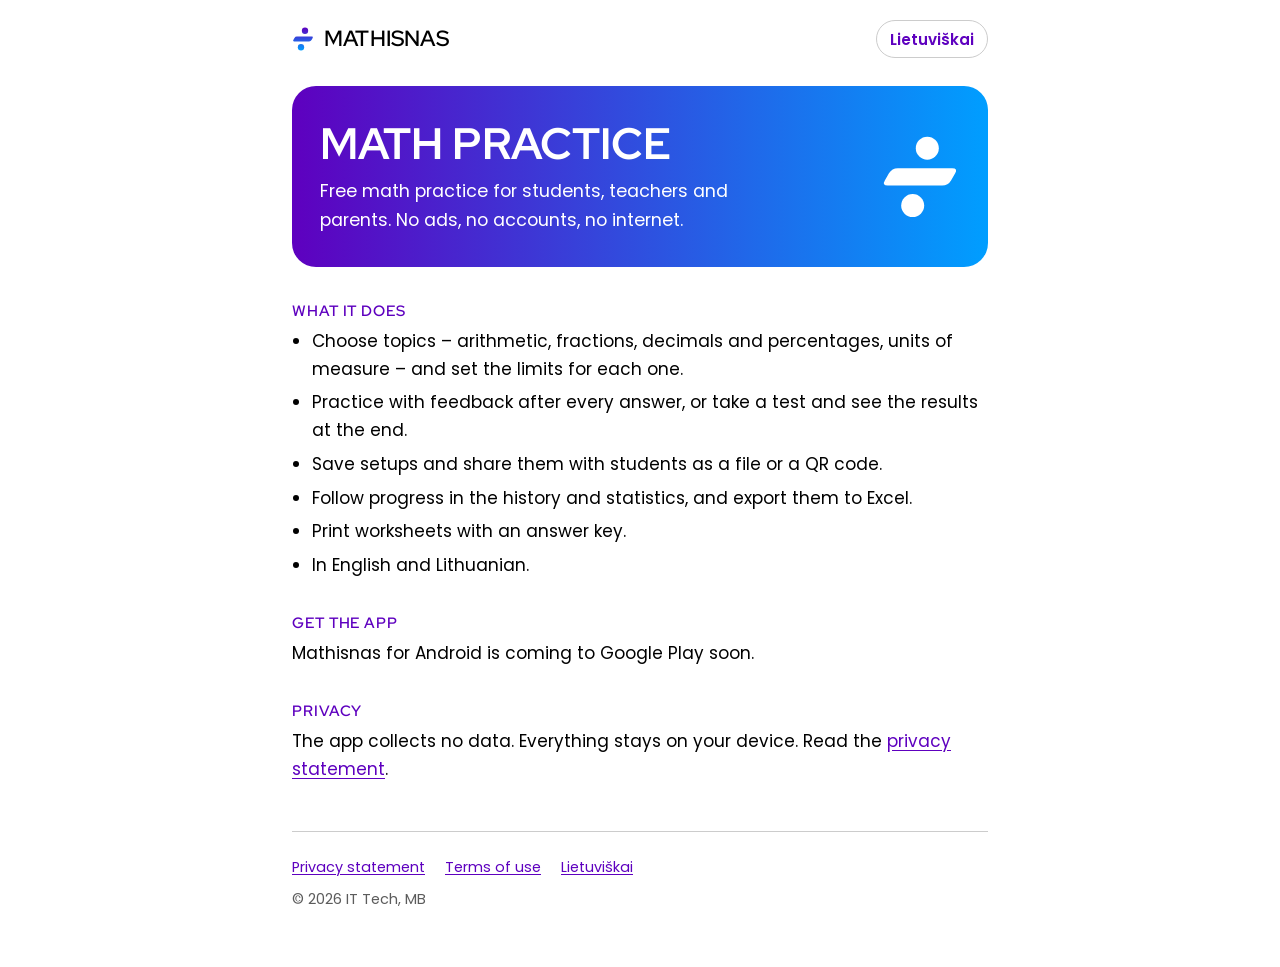
<file: index.html>
<!DOCTYPE html>
<html lang="en">
<head>
  <meta charset="utf-8">
  <meta name="viewport" content="width=device-width, initial-scale=1">
  <title>Mathisnas – Math practice</title>
  <meta name="description" content="Free math practice for students, teachers and parents. No ads, no accounts, no internet.">
  <link rel="canonical" href="https://mathisnas.com/">
  <link rel="alternate" hreflang="en" href="https://mathisnas.com/">
  <link rel="alternate" hreflang="lt" href="https://mathisnas.com/lt/">
  <link rel="icon" href="favicon.svg" type="image/svg+xml">
  <link rel="apple-touch-icon" href="apple-touch-icon.png">
  <link rel="stylesheet" href="assets/site.css">
</head>
<body>
  <div class="page">
    <header class="site-header">
      <a class="brand" href="./"><img src="assets/mark.svg" alt="">Mathisnas</a>
      <a class="lang" href="lt/" hreflang="lt" lang="lt">Lietuviškai</a>
    </header>

    <main>
      <section class="hero">
        <h1>Math practice</h1>
        <p>Free math practice for students, teachers and parents. No ads, no accounts, no internet.</p>
        <img class="hero-mark" src="assets/mark-white.svg" alt="">
      </section>

      <h2>What it does</h2>
      <ul>
        <li>Choose topics – arithmetic, fractions, decimals and percentages, units of measure – and set the limits for each one.</li>
        <li>Practice with feedback after every answer, or take a test and see the results at the end.</li>
        <li>Save setups and share them with students as a file or a QR code.</li>
        <li>Follow progress in the history and statistics, and export them to Excel.</li>
        <li>Print worksheets with an answer key.</li>
        <li>In English and Lithuanian.</li>
      </ul>

      <h2>Get the app</h2>
      <p>Mathisnas for Android is coming to Google Play soon.</p>

      <h2>Privacy</h2>
      <p>The app collects no data. Everything stays on your device. Read the <a href="privacy/">privacy statement</a>.</p>
    </main>

    <footer class="site-footer">
      <nav aria-label="Site">
        <a href="privacy/">Privacy statement</a>
        <a href="terms/">Terms of use</a>
        <a href="lt/" hreflang="lt" lang="lt">Lietuviškai</a>
      </nav>
      <p>© 2026 IT Tech, MB</p>
    </footer>
  </div>
</body>
</html>
</file>
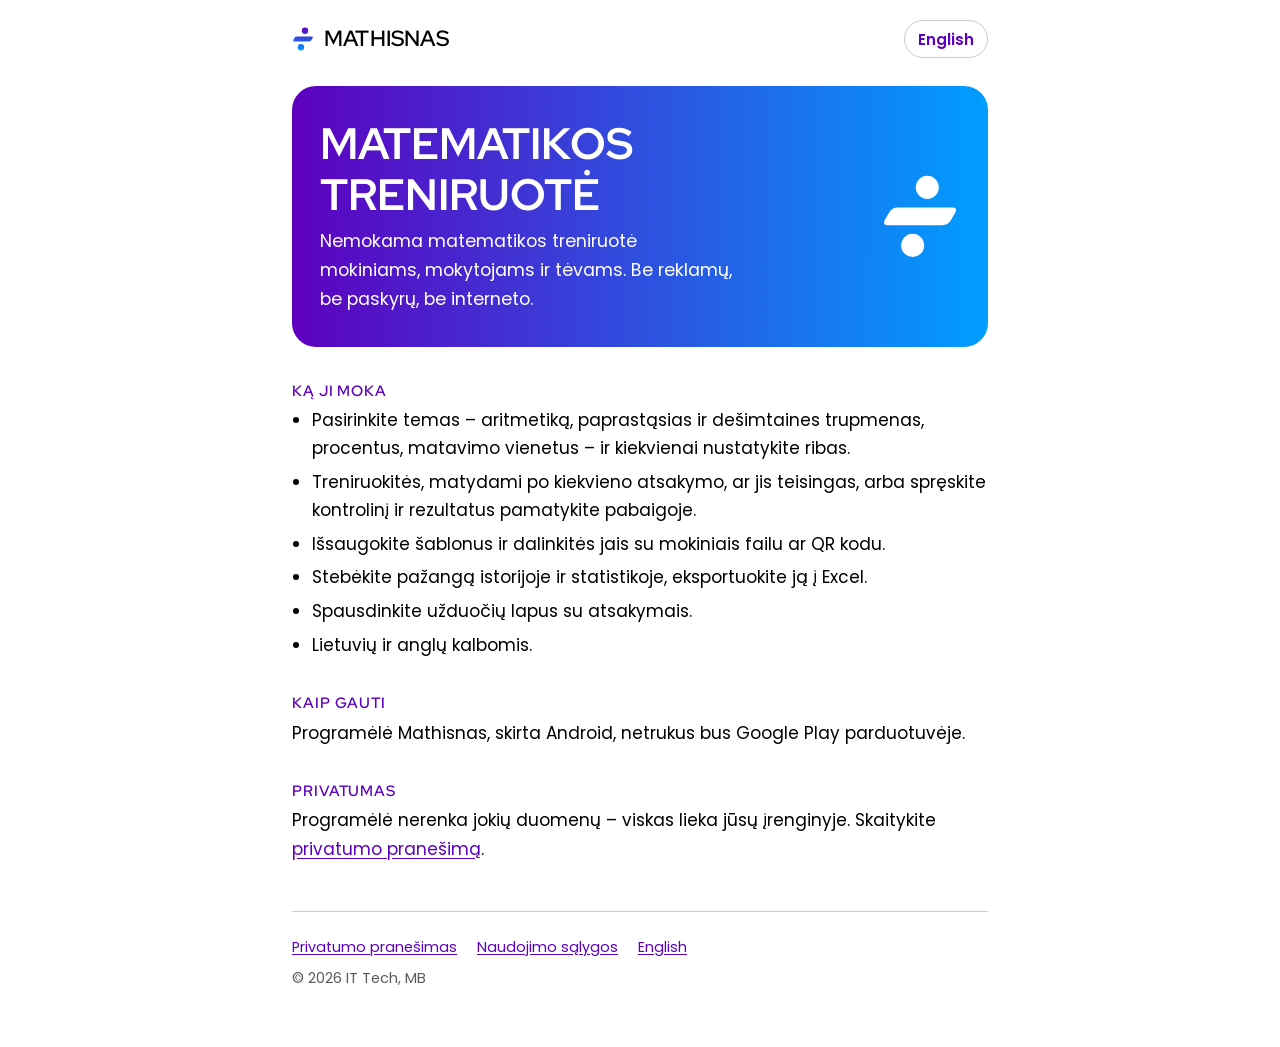
<file: lt/index.html>
<!DOCTYPE html>
<html lang="lt">
<head>
  <meta charset="utf-8">
  <meta name="viewport" content="width=device-width, initial-scale=1">
  <title>Mathisnas – matematikos treniruotė</title>
  <meta name="description" content="Nemokama matematikos treniruotė mokiniams, mokytojams ir tėvams. Be reklamų, be paskyrų, be interneto.">
  <link rel="canonical" href="https://mathisnas.com/lt/">
  <link rel="alternate" hreflang="en" href="https://mathisnas.com/">
  <link rel="alternate" hreflang="lt" href="https://mathisnas.com/lt/">
  <link rel="icon" href="../favicon.svg" type="image/svg+xml">
  <link rel="apple-touch-icon" href="../apple-touch-icon.png">
  <link rel="stylesheet" href="../assets/site.css">
</head>
<body>
  <div class="page">
    <header class="site-header">
      <a class="brand" href="./"><img src="../assets/mark.svg" alt="">Mathisnas</a>
      <a class="lang" href="../" hreflang="en" lang="en">English</a>
    </header>

    <main>
      <section class="hero">
        <h1>Matematikos treniruotė</h1>
        <p>Nemokama matematikos treniruotė mokiniams, mokytojams ir tėvams. Be reklamų, be paskyrų, be interneto.</p>
        <img class="hero-mark" src="../assets/mark-white.svg" alt="">
      </section>

      <h2>Ką ji moka</h2>
      <ul>
        <li>Pasirinkite temas – aritmetiką, paprastąsias ir dešimtaines trupmenas, procentus, matavimo vienetus – ir kiekvienai nustatykite ribas.</li>
        <li>Treniruokitės, matydami po kiekvieno atsakymo, ar jis teisingas, arba spręskite kontrolinį ir rezultatus pamatykite pabaigoje.</li>
        <li>Išsaugokite šablonus ir dalinkitės jais su mokiniais failu ar QR kodu.</li>
        <li>Stebėkite pažangą istorijoje ir statistikoje, eksportuokite ją į Excel.</li>
        <li>Spausdinkite užduočių lapus su atsakymais.</li>
        <li>Lietuvių ir anglų kalbomis.</li>
      </ul>

      <h2>Kaip gauti</h2>
      <p>Programėlė Mathisnas, skirta Android, netrukus bus Google Play parduotuvėje.</p>

      <h2>Privatumas</h2>
      <p>Programėlė nerenka jokių duomenų – viskas lieka jūsų įrenginyje. Skaitykite <a href="privacy/">privatumo pranešimą</a>.</p>
    </main>

    <footer class="site-footer">
      <nav aria-label="Svetainė">
        <a href="privacy/">Privatumo pranešimas</a>
        <a href="terms/">Naudojimo sąlygos</a>
        <a href="../" hreflang="en" lang="en">English</a>
      </nav>
      <p>© 2026 IT Tech, MB</p>
    </footer>
  </div>
</body>
</html>
</file>
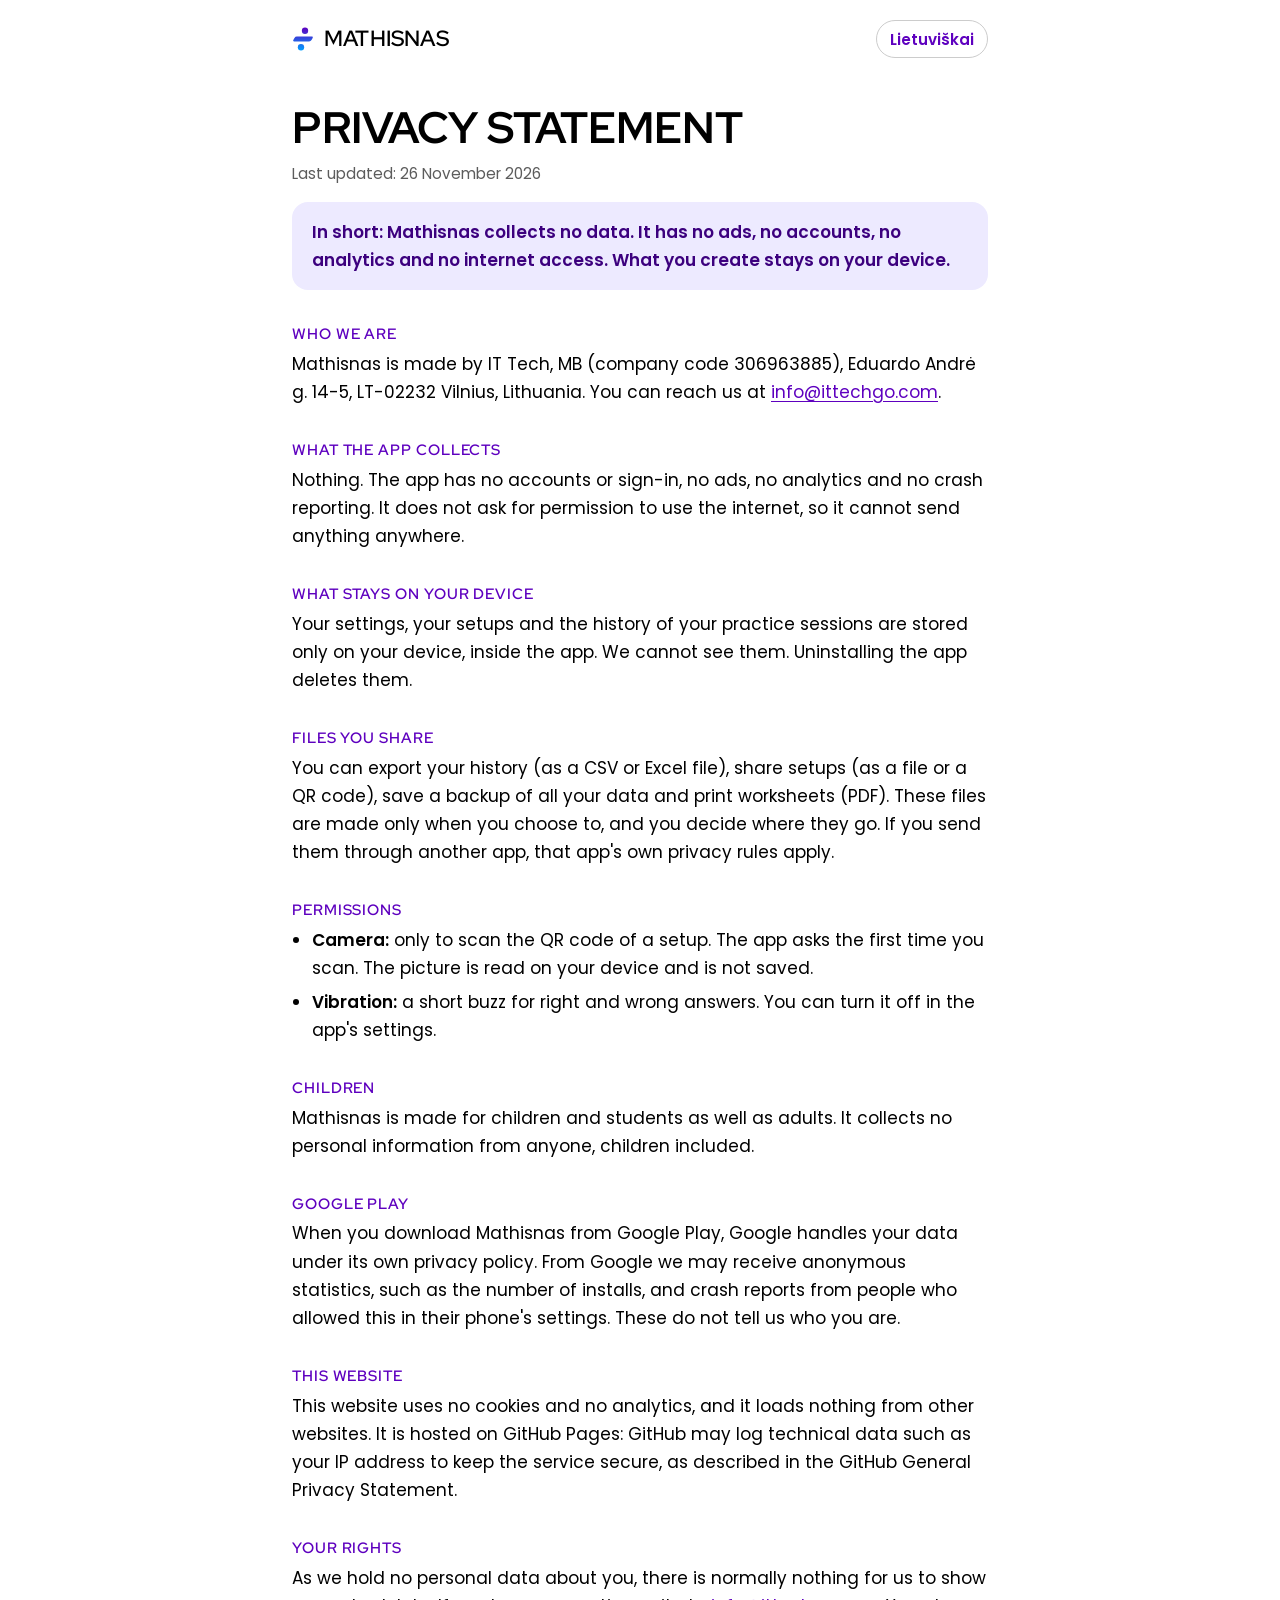
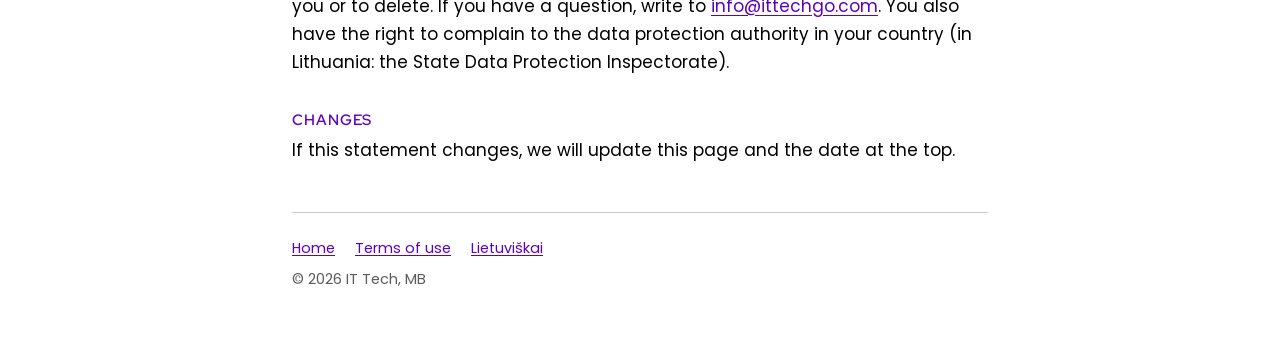
<file: privacy/index.html>
<!DOCTYPE html>
<html lang="en">
<head>
  <meta charset="utf-8">
  <meta name="viewport" content="width=device-width, initial-scale=1">
  <title>Privacy statement – Mathisnas</title>
  <meta name="description" content="Mathisnas collects no data. What the app keeps on your device, and what this website does.">
  <link rel="canonical" href="https://mathisnas.com/privacy/">
  <link rel="alternate" hreflang="en" href="https://mathisnas.com/privacy/">
  <link rel="alternate" hreflang="lt" href="https://mathisnas.com/lt/privacy/">
  <link rel="icon" href="../favicon.svg" type="image/svg+xml">
  <link rel="apple-touch-icon" href="../apple-touch-icon.png">
  <link rel="stylesheet" href="../assets/site.css">
</head>
<body>
  <div class="page">
    <header class="site-header">
      <a class="brand" href="../"><img src="../assets/mark.svg" alt="">Mathisnas</a>
      <a class="lang" href="../lt/privacy/" hreflang="lt" lang="lt">Lietuviškai</a>
    </header>

    <main>
      <h1>Privacy statement</h1>
      <p class="updated">Last updated: 26 November 2026</p>

      <p class="summary">In short: Mathisnas collects no data. It has no ads, no accounts, no analytics and no internet access. What you create stays on your device.</p>

      <h2>Who we are</h2>
      <p>Mathisnas is made by IT Tech, MB (company code 306963885), Eduardo Andrė g. 14-5, LT-02232 Vilnius, Lithuania. You can reach us at <a href="mailto:info@ittechgo.com">info@ittechgo.com</a>.</p>

      <h2>What the app collects</h2>
      <p>Nothing. The app has no accounts or sign-in, no ads, no analytics and no crash reporting. It does not ask for permission to use the internet, so it cannot send anything anywhere.</p>

      <h2>What stays on your device</h2>
      <p>Your settings, your setups and the history of your practice sessions are stored only on your device, inside the app. We cannot see them. Uninstalling the app deletes them.</p>

      <h2>Files you share</h2>
      <p>You can export your history (as a CSV or Excel file), share setups (as a file or a QR code), save a backup of all your data and print worksheets (PDF). These files are made only when you choose to, and you decide where they go. If you send them through another app, that app's own privacy rules apply.</p>

      <h2>Permissions</h2>
      <ul>
        <li><strong>Camera:</strong> only to scan the QR code of a setup. The app asks the first time you scan. The picture is read on your device and is not saved.</li>
        <li><strong>Vibration:</strong> a short buzz for right and wrong answers. You can turn it off in the app's settings.</li>
      </ul>

      <h2>Children</h2>
      <p>Mathisnas is made for children and students as well as adults. It collects no personal information from anyone, children included.</p>

      <h2>Google Play</h2>
      <p>When you download Mathisnas from Google Play, Google handles your data under its own privacy policy. From Google we may receive anonymous statistics, such as the number of installs, and crash reports from people who allowed this in their phone's settings. These do not tell us who you are.</p>

      <h2>This website</h2>
      <p>This website uses no cookies and no analytics, and it loads nothing from other websites. It is hosted on GitHub Pages: GitHub may log technical data such as your IP address to keep the service secure, as described in the GitHub General Privacy Statement.</p>

      <h2>Your rights</h2>
      <p>As we hold no personal data about you, there is normally nothing for us to show you or to delete. If you have a question, write to <a href="mailto:info@ittechgo.com">info@ittechgo.com</a>. You also have the right to complain to the data protection authority in your country (in Lithuania: the State Data Protection Inspectorate).</p>

      <h2>Changes</h2>
      <p>If this statement changes, we will update this page and the date at the top.</p>
    </main>

    <footer class="site-footer">
      <nav aria-label="Site">
        <a href="../">Home</a>
        <a href="../terms/">Terms of use</a>
        <a href="../lt/privacy/" hreflang="lt" lang="lt">Lietuviškai</a>
      </nav>
      <p>© 2026 IT Tech, MB</p>
    </footer>
  </div>
</body>
</html>
</file>
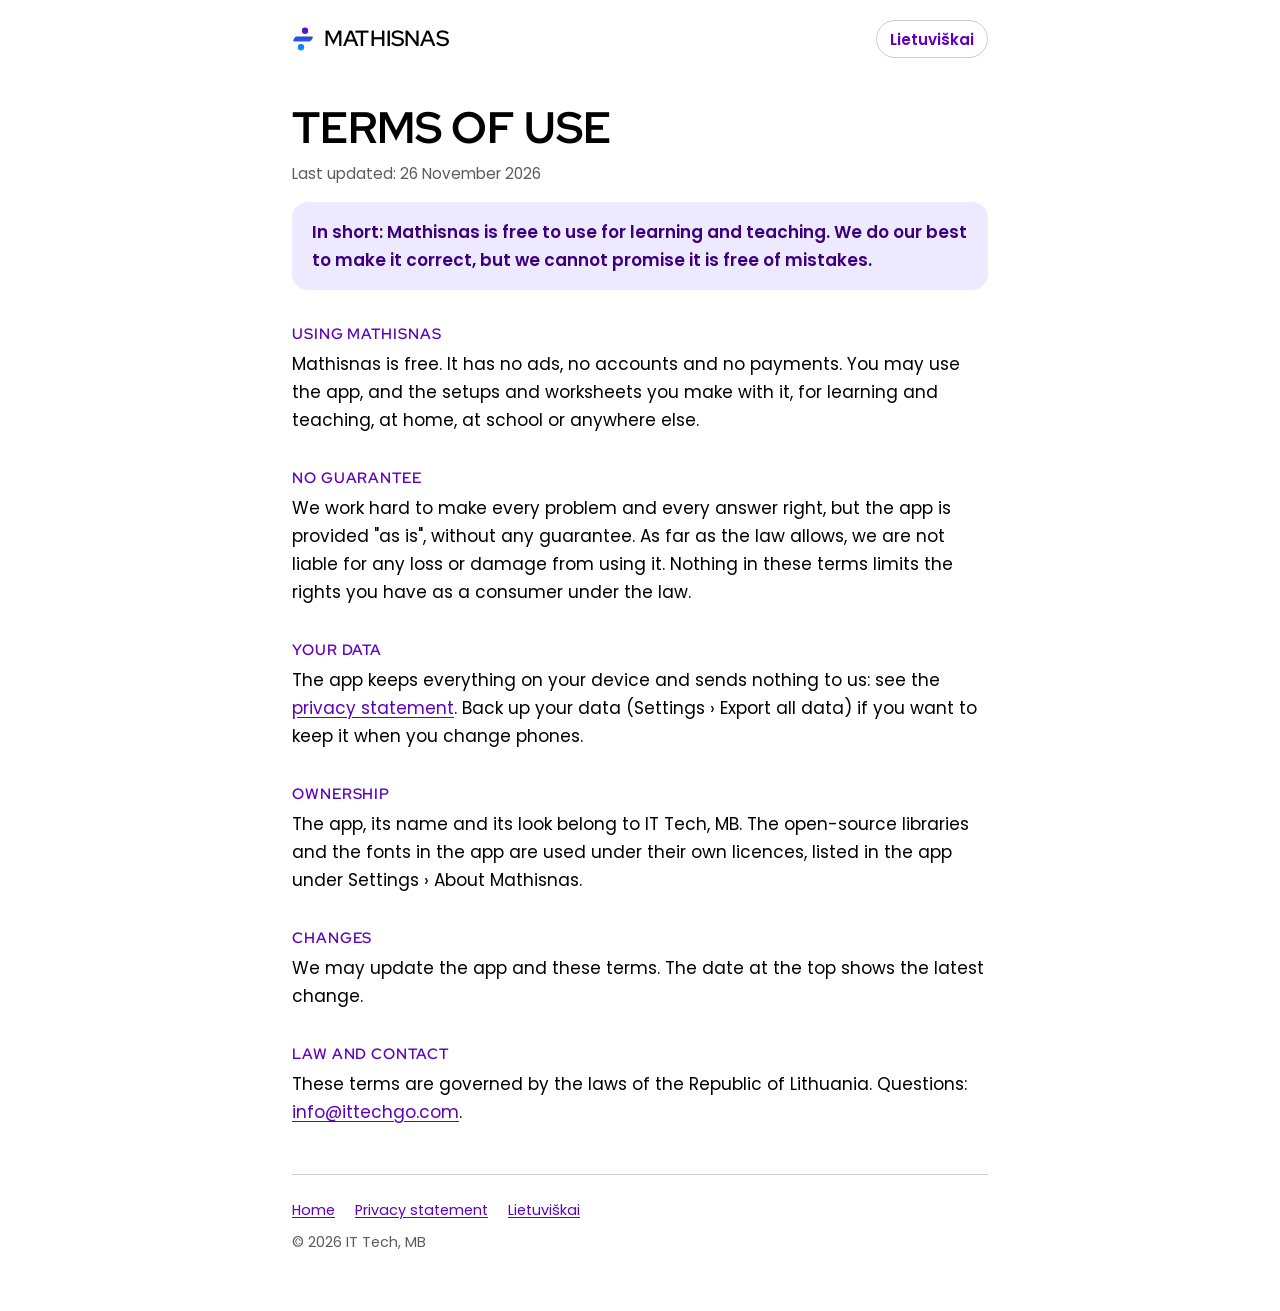
<file: terms/index.html>
<!DOCTYPE html>
<html lang="en">
<head>
  <meta charset="utf-8">
  <meta name="viewport" content="width=device-width, initial-scale=1">
  <title>Terms of use – Mathisnas</title>
  <meta name="description" content="The terms for using Mathisnas, the free math practice app.">
  <link rel="canonical" href="https://mathisnas.com/terms/">
  <link rel="alternate" hreflang="en" href="https://mathisnas.com/terms/">
  <link rel="alternate" hreflang="lt" href="https://mathisnas.com/lt/terms/">
  <link rel="icon" href="../favicon.svg" type="image/svg+xml">
  <link rel="apple-touch-icon" href="../apple-touch-icon.png">
  <link rel="stylesheet" href="../assets/site.css">
</head>
<body>
  <div class="page">
    <header class="site-header">
      <a class="brand" href="../"><img src="../assets/mark.svg" alt="">Mathisnas</a>
      <a class="lang" href="../lt/terms/" hreflang="lt" lang="lt">Lietuviškai</a>
    </header>

    <main>
      <h1>Terms of use</h1>
      <p class="updated">Last updated: 26 November 2026</p>

      <p class="summary">In short: Mathisnas is free to use for learning and teaching. We do our best to make it correct, but we cannot promise it is free of mistakes.</p>

      <h2>Using Mathisnas</h2>
      <p>Mathisnas is free. It has no ads, no accounts and no payments. You may use the app, and the setups and worksheets you make with it, for learning and teaching, at home, at school or anywhere else.</p>

      <h2>No guarantee</h2>
      <p>We work hard to make every problem and every answer right, but the app is provided "as is", without any guarantee. As far as the law allows, we are not liable for any loss or damage from using it. Nothing in these terms limits the rights you have as a consumer under the law.</p>

      <h2>Your data</h2>
      <p>The app keeps everything on your device and sends nothing to us: see the <a href="../privacy/">privacy statement</a>. Back up your data (Settings › Export all data) if you want to keep it when you change phones.</p>

      <h2>Ownership</h2>
      <p>The app, its name and its look belong to IT Tech, MB. The open-source libraries and the fonts in the app are used under their own licences, listed in the app under Settings › About Mathisnas.</p>

      <h2>Changes</h2>
      <p>We may update the app and these terms. The date at the top shows the latest change.</p>

      <h2>Law and contact</h2>
      <p>These terms are governed by the laws of the Republic of Lithuania. Questions: <a href="mailto:info@ittechgo.com">info@ittechgo.com</a>.</p>
    </main>

    <footer class="site-footer">
      <nav aria-label="Site">
        <a href="../">Home</a>
        <a href="../privacy/">Privacy statement</a>
        <a href="../lt/terms/" hreflang="lt" lang="lt">Lietuviškai</a>
      </nav>
      <p>© 2026 IT Tech, MB</p>
    </footer>
  </div>
</body>
</html>
</file>
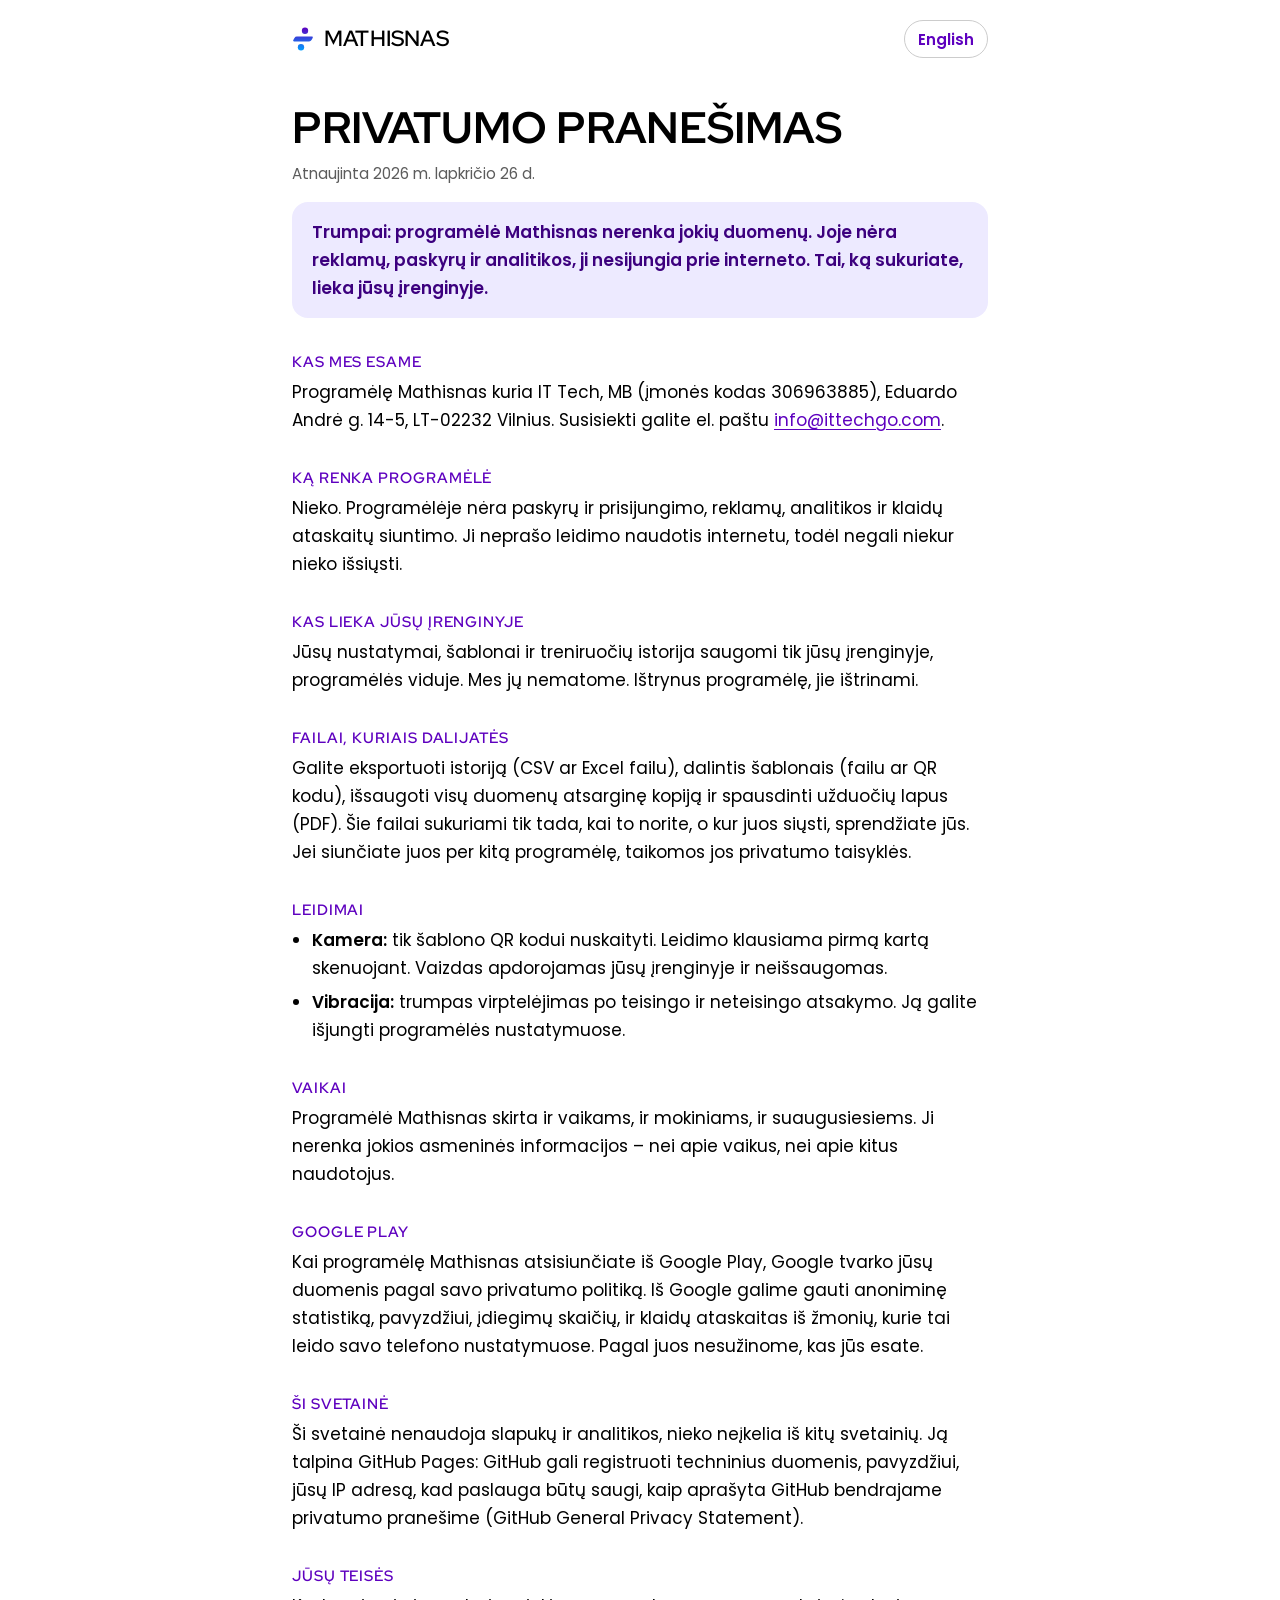
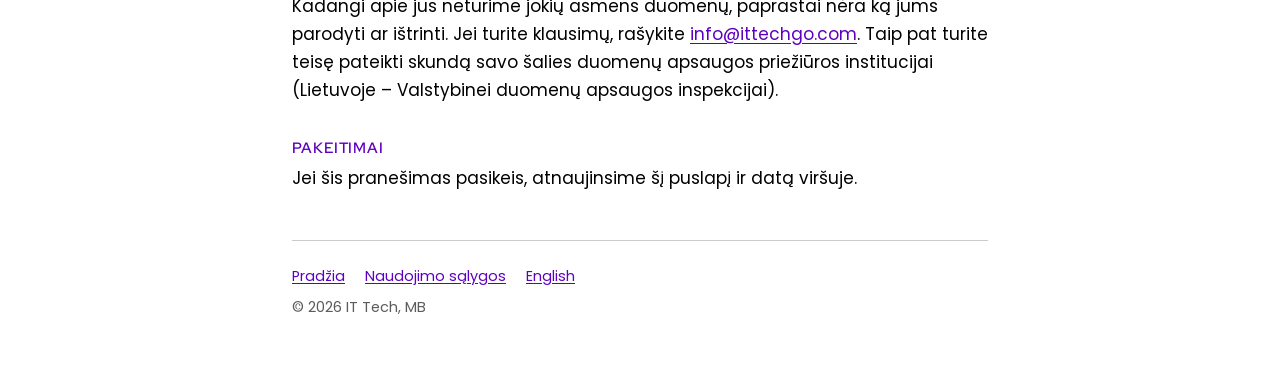
<file: lt/privacy/index.html>
<!DOCTYPE html>
<html lang="lt">
<head>
  <meta charset="utf-8">
  <meta name="viewport" content="width=device-width, initial-scale=1">
  <title>Privatumo pranešimas – Mathisnas</title>
  <meta name="description" content="Programėlė Mathisnas nerenka jokių duomenų. Kas saugoma jūsų įrenginyje ir ką daro ši svetainė.">
  <link rel="canonical" href="https://mathisnas.com/lt/privacy/">
  <link rel="alternate" hreflang="en" href="https://mathisnas.com/privacy/">
  <link rel="alternate" hreflang="lt" href="https://mathisnas.com/lt/privacy/">
  <link rel="icon" href="../../favicon.svg" type="image/svg+xml">
  <link rel="apple-touch-icon" href="../../apple-touch-icon.png">
  <link rel="stylesheet" href="../../assets/site.css">
</head>
<body>
  <div class="page">
    <header class="site-header">
      <a class="brand" href="../"><img src="../../assets/mark.svg" alt="">Mathisnas</a>
      <a class="lang" href="../../privacy/" hreflang="en" lang="en">English</a>
    </header>

    <main>
      <h1>Privatumo pranešimas</h1>
      <p class="updated">Atnaujinta 2026 m. lapkričio 26 d.</p>

      <p class="summary">Trumpai: programėlė Mathisnas nerenka jokių duomenų. Joje nėra reklamų, paskyrų ir analitikos, ji nesijungia prie interneto. Tai, ką sukuriate, lieka jūsų įrenginyje.</p>

      <h2>Kas mes esame</h2>
      <p>Programėlę Mathisnas kuria IT Tech, MB (įmonės kodas 306963885), Eduardo Andrė g. 14-5, LT-02232 Vilnius. Susisiekti galite el. paštu <a href="mailto:info@ittechgo.com">info@ittechgo.com</a>.</p>

      <h2>Ką renka programėlė</h2>
      <p>Nieko. Programėlėje nėra paskyrų ir prisijungimo, reklamų, analitikos ir klaidų ataskaitų siuntimo. Ji neprašo leidimo naudotis internetu, todėl negali niekur nieko išsiųsti.</p>

      <h2>Kas lieka jūsų įrenginyje</h2>
      <p>Jūsų nustatymai, šablonai ir treniruočių istorija saugomi tik jūsų įrenginyje, programėlės viduje. Mes jų nematome. Ištrynus programėlę, jie ištrinami.</p>

      <h2>Failai, kuriais dalijatės</h2>
      <p>Galite eksportuoti istoriją (CSV ar Excel failu), dalintis šablonais (failu ar QR kodu), išsaugoti visų duomenų atsarginę kopiją ir spausdinti užduočių lapus (PDF). Šie failai sukuriami tik tada, kai to norite, o kur juos siųsti, sprendžiate jūs. Jei siunčiate juos per kitą programėlę, taikomos jos privatumo taisyklės.</p>

      <h2>Leidimai</h2>
      <ul>
        <li><strong>Kamera:</strong> tik šablono QR kodui nuskaityti. Leidimo klausiama pirmą kartą skenuojant. Vaizdas apdorojamas jūsų įrenginyje ir neišsaugomas.</li>
        <li><strong>Vibracija:</strong> trumpas virptelėjimas po teisingo ir neteisingo atsakymo. Ją galite išjungti programėlės nustatymuose.</li>
      </ul>

      <h2>Vaikai</h2>
      <p>Programėlė Mathisnas skirta ir vaikams, ir mokiniams, ir suaugusiesiems. Ji nerenka jokios asmeninės informacijos – nei apie vaikus, nei apie kitus naudotojus.</p>

      <h2>Google Play</h2>
      <p>Kai programėlę Mathisnas atsisiunčiate iš Google Play, Google tvarko jūsų duomenis pagal savo privatumo politiką. Iš Google galime gauti anoniminę statistiką, pavyzdžiui, įdiegimų skaičių, ir klaidų ataskaitas iš žmonių, kurie tai leido savo telefono nustatymuose. Pagal juos nesužinome, kas jūs esate.</p>

      <h2>Ši svetainė</h2>
      <p>Ši svetainė nenaudoja slapukų ir analitikos, nieko neįkelia iš kitų svetainių. Ją talpina GitHub Pages: GitHub gali registruoti techninius duomenis, pavyzdžiui, jūsų IP adresą, kad paslauga būtų saugi, kaip aprašyta GitHub bendrajame privatumo pranešime (GitHub General Privacy Statement).</p>

      <h2>Jūsų teisės</h2>
      <p>Kadangi apie jus neturime jokių asmens duomenų, paprastai nėra ką jums parodyti ar ištrinti. Jei turite klausimų, rašykite <a href="mailto:info@ittechgo.com">info@ittechgo.com</a>. Taip pat turite teisę pateikti skundą savo šalies duomenų apsaugos priežiūros institucijai (Lietuvoje – Valstybinei duomenų apsaugos inspekcijai).</p>

      <h2>Pakeitimai</h2>
      <p>Jei šis pranešimas pasikeis, atnaujinsime šį puslapį ir datą viršuje.</p>
    </main>

    <footer class="site-footer">
      <nav aria-label="Svetainė">
        <a href="../">Pradžia</a>
        <a href="../terms/">Naudojimo sąlygos</a>
        <a href="../../privacy/" hreflang="en" lang="en">English</a>
      </nav>
      <p>© 2026 IT Tech, MB</p>
    </footer>
  </div>
</body>
</html>
</file>
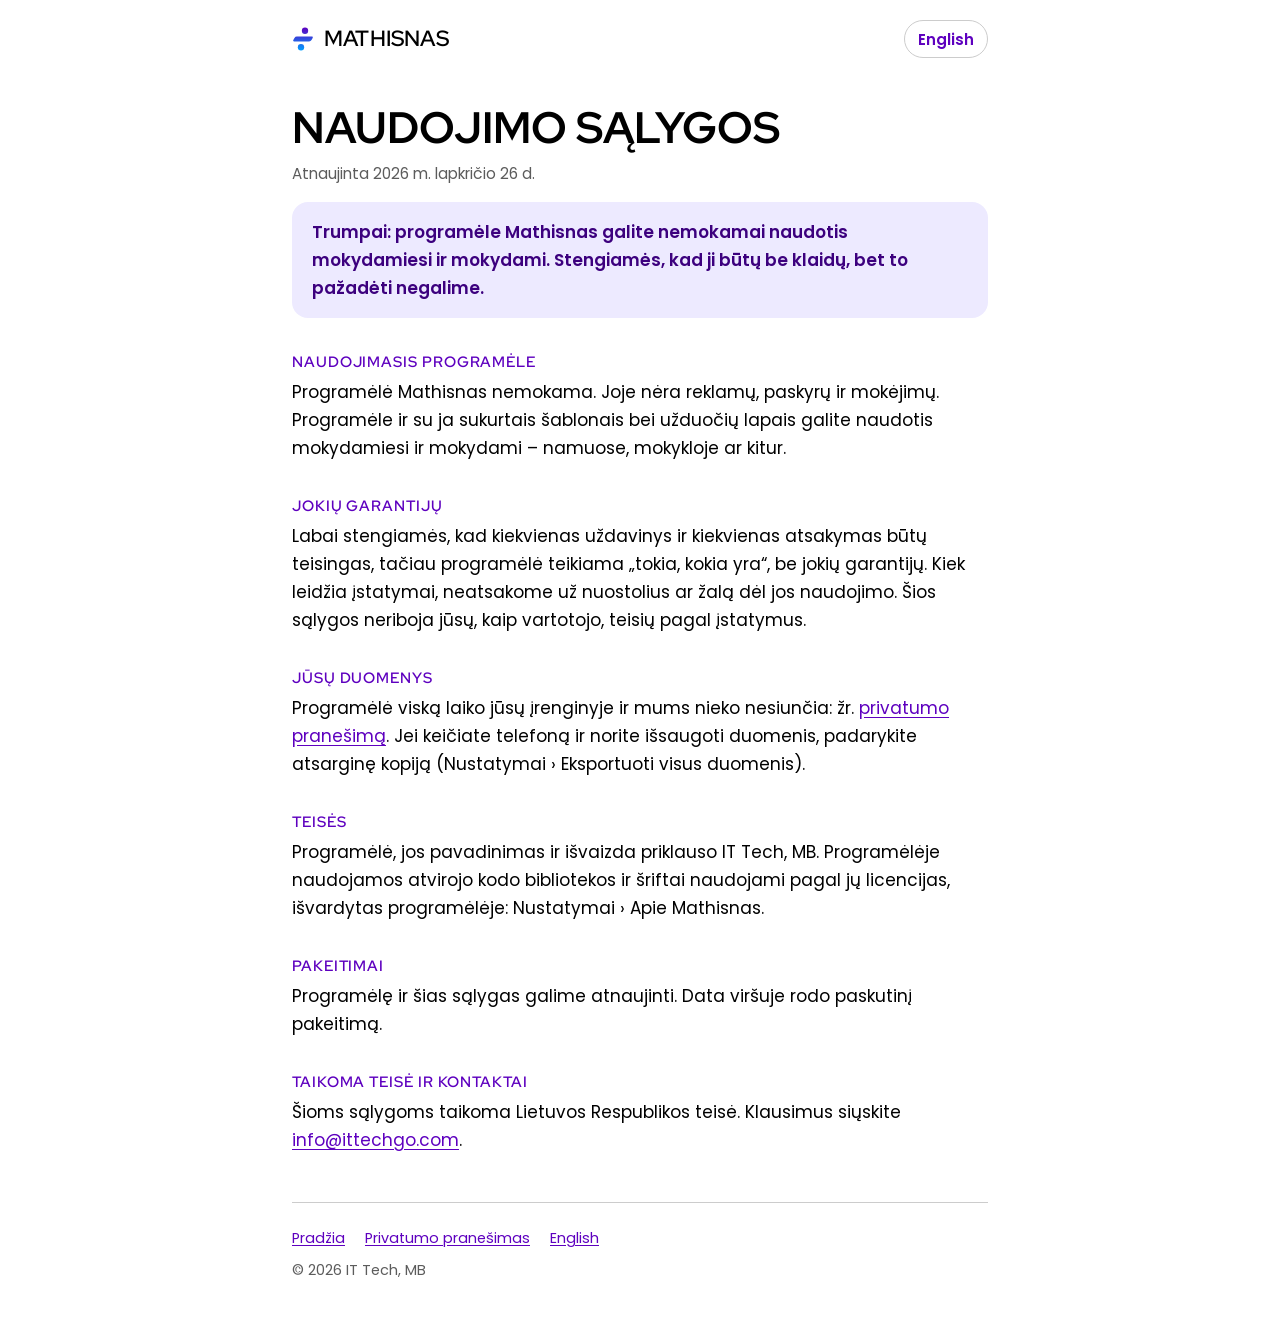
<file: lt/terms/index.html>
<!DOCTYPE html>
<html lang="lt">
<head>
  <meta charset="utf-8">
  <meta name="viewport" content="width=device-width, initial-scale=1">
  <title>Naudojimo sąlygos – Mathisnas</title>
  <meta name="description" content="Nemokamos matematikos programėlės Mathisnas naudojimo sąlygos.">
  <link rel="canonical" href="https://mathisnas.com/lt/terms/">
  <link rel="alternate" hreflang="en" href="https://mathisnas.com/terms/">
  <link rel="alternate" hreflang="lt" href="https://mathisnas.com/lt/terms/">
  <link rel="icon" href="../../favicon.svg" type="image/svg+xml">
  <link rel="apple-touch-icon" href="../../apple-touch-icon.png">
  <link rel="stylesheet" href="../../assets/site.css">
</head>
<body>
  <div class="page">
    <header class="site-header">
      <a class="brand" href="../"><img src="../../assets/mark.svg" alt="">Mathisnas</a>
      <a class="lang" href="../../terms/" hreflang="en" lang="en">English</a>
    </header>

    <main>
      <h1>Naudojimo sąlygos</h1>
      <p class="updated">Atnaujinta 2026 m. lapkričio 26 d.</p>

      <p class="summary">Trumpai: programėle Mathisnas galite nemokamai naudotis mokydamiesi ir mokydami. Stengiamės, kad ji būtų be klaidų, bet to pažadėti negalime.</p>

      <h2>Naudojimasis programėle</h2>
      <p>Programėlė Mathisnas nemokama. Joje nėra reklamų, paskyrų ir mokėjimų. Programėle ir su ja sukurtais šablonais bei užduočių lapais galite naudotis mokydamiesi ir mokydami – namuose, mokykloje ar kitur.</p>

      <h2>Jokių garantijų</h2>
      <p>Labai stengiamės, kad kiekvienas uždavinys ir kiekvienas atsakymas būtų teisingas, tačiau programėlė teikiama „tokia, kokia yra“, be jokių garantijų. Kiek leidžia įstatymai, neatsakome už nuostolius ar žalą dėl jos naudojimo. Šios sąlygos neriboja jūsų, kaip vartotojo, teisių pagal įstatymus.</p>

      <h2>Jūsų duomenys</h2>
      <p>Programėlė viską laiko jūsų įrenginyje ir mums nieko nesiunčia: žr. <a href="../privacy/">privatumo pranešimą</a>. Jei keičiate telefoną ir norite išsaugoti duomenis, padarykite atsarginę kopiją (Nustatymai › Eksportuoti visus duomenis).</p>

      <h2>Teisės</h2>
      <p>Programėlė, jos pavadinimas ir išvaizda priklauso IT Tech, MB. Programėlėje naudojamos atvirojo kodo bibliotekos ir šriftai naudojami pagal jų licencijas, išvardytas programėlėje: Nustatymai › Apie Mathisnas.</p>

      <h2>Pakeitimai</h2>
      <p>Programėlę ir šias sąlygas galime atnaujinti. Data viršuje rodo paskutinį pakeitimą.</p>

      <h2>Taikoma teisė ir kontaktai</h2>
      <p>Šioms sąlygoms taikoma Lietuvos Respublikos teisė. Klausimus siųskite <a href="mailto:info@ittechgo.com">info@ittechgo.com</a>.</p>
    </main>

    <footer class="site-footer">
      <nav aria-label="Svetainė">
        <a href="../">Pradžia</a>
        <a href="../privacy/">Privatumo pranešimas</a>
        <a href="../../terms/" hreflang="en" lang="en">English</a>
      </nav>
      <p>© 2026 IT Tech, MB</p>
    </footer>
  </div>
</body>
</html>
</file>
<file: assets/site.css>
/* mathisnas.com - IT Tech brand (colours from the Mathisnas theme, docs/brand in the app repo).
   Everything is served from this site: no fonts, scripts or images from anywhere else. */

@font-face {
  font-family: "Red Hat Display";
  src: url("fonts/red_hat_display.ttf") format("truetype");
  font-weight: 300 900;
  font-display: swap;
}
@font-face {
  font-family: "Poppins";
  src: url("fonts/poppins_regular.ttf") format("truetype");
  font-weight: 400;
  font-display: swap;
}
@font-face {
  font-family: "Poppins";
  src: url("fonts/poppins_semibold.ttf") format("truetype");
  font-weight: 600;
  font-display: swap;
}

:root {
  color-scheme: light dark;
  --primary: #5E00BF;
  --primary-container: #EDEAFF;
  --on-primary-container: #3C007E;
  --background: #FFFFFF;
  --on-background: #000000;
  --on-surface-variant: #5C5C5C;
  --outline-variant: #CCCCCC;
  --surface-container: #F3F3F3;
  --brand-gradient: linear-gradient(90deg, #5E00BF 0%, #009EFF 100%);
}
@media (prefers-color-scheme: dark) {
  :root {
    --primary: #AA8CFF;
    --primary-container: #3C007E;
    --on-primary-container: #DBD2FF;
    --background: #000000;
    --on-background: #FFFFFF;
    --on-surface-variant: #A3A3A3;
    --outline-variant: #404040;
    --surface-container: #171717;
  }
}

* { box-sizing: border-box; }

html { -webkit-text-size-adjust: 100%; }

body {
  margin: 0;
  background: var(--background);
  color: var(--on-background);
  font-family: "Poppins", system-ui, sans-serif;
  font-size: 1.0625rem;
  line-height: 1.65;
}

.page {
  max-width: 46rem;
  margin: 0 auto;
  padding: 0 1.25rem;
}

/* Header: the mark and the app name, language switch on the right */
.site-header {
  display: flex;
  align-items: center;
  justify-content: space-between;
  gap: 1rem;
  padding: 1.25rem 0;
}
.brand {
  display: inline-flex;
  align-items: center;
  gap: 0.6rem;
  color: inherit;
  text-decoration: none;
  font-family: "Red Hat Display", system-ui, sans-serif;
  font-weight: 600;
  font-size: 1.35rem;
  letter-spacing: 0.01em;
  text-transform: uppercase;
}
.brand img { width: 1.4rem; height: auto; }
.lang {
  font-weight: 600;
  font-size: 0.95rem;
  color: var(--primary);
  text-decoration: none;
  padding: 0.35rem 0.8rem;
  border: 1px solid var(--outline-variant);
  border-radius: 999px;
}
.lang:hover { background: var(--primary-container); }

/* Headings: Red Hat Display, always uppercase (the brand rule) */
h1, h2 {
  font-family: "Red Hat Display", system-ui, sans-serif;
  text-transform: uppercase;
  line-height: 1.15;
}
h1 {
  font-weight: 700;
  font-size: clamp(2rem, 6vw, 2.75rem);
  margin: 1.5rem 0 0.5rem;
}
h2 {
  font-weight: 600;
  font-size: 0.95rem;
  letter-spacing: 0.06em;
  color: var(--primary);
  margin: 2.25rem 0 0.4rem;
}
p, ul { margin: 0 0 1rem; }
ul { padding-left: 1.25rem; }
li { margin-bottom: 0.35rem; }

a { color: var(--primary); text-underline-offset: 0.15em; }
a:focus-visible, .lang:focus-visible, .brand:focus-visible {
  outline: 3px solid var(--primary);
  outline-offset: 3px;
  border-radius: 6px;
}

.updated { color: var(--on-surface-variant); font-size: 0.95rem; }

/* The one gradient element of a page: white text on the purple side, the mark on the blue end */
.hero {
  position: relative;
  background: var(--brand-gradient);
  color: #FFFFFF;
  border-radius: 24px;
  padding: 2rem 1.75rem;
  margin: 0.5rem 0 1.5rem;
  overflow: hidden;
}
.hero > * { max-width: 65%; }
.hero h1 { margin-top: 0; color: #FFFFFF; }
.hero p { margin-bottom: 0; font-size: 1.1rem; }
.hero .hero-mark {
  position: absolute;
  right: 1.75rem;
  top: 50%;
  transform: translateY(-50%);
  width: 5rem;
  max-width: none;
}

/* The short version of a legal page */
.summary {
  background: var(--primary-container);
  color: var(--on-primary-container);
  border-radius: 16px;
  padding: 1rem 1.25rem;
  font-weight: 600;
  margin: 1rem 0 1.5rem;
}

.note {
  background: var(--surface-container);
  border-radius: 16px;
  padding: 1rem 1.25rem;
}

/* Placeholders the owner still has to fill in; must not be published */
.todo {
  background: #FFE6E4;
  color: #880011;
  border-radius: 4px;
  padding: 0 0.25em;
  font-weight: 600;
}

.site-footer {
  margin-top: 3rem;
  padding: 1.5rem 0 2.5rem;
  border-top: 1px solid var(--outline-variant);
  color: var(--on-surface-variant);
  font-size: 0.9rem;
}
.site-footer nav { display: flex; flex-wrap: wrap; gap: 0.5rem 1.25rem; margin-bottom: 0.5rem; }

@media (max-width: 30rem) {
  .hero { padding: 1.5rem 1.25rem; }
  .hero .hero-mark { width: 3.25rem; right: 1.1rem; }
}
</file>
